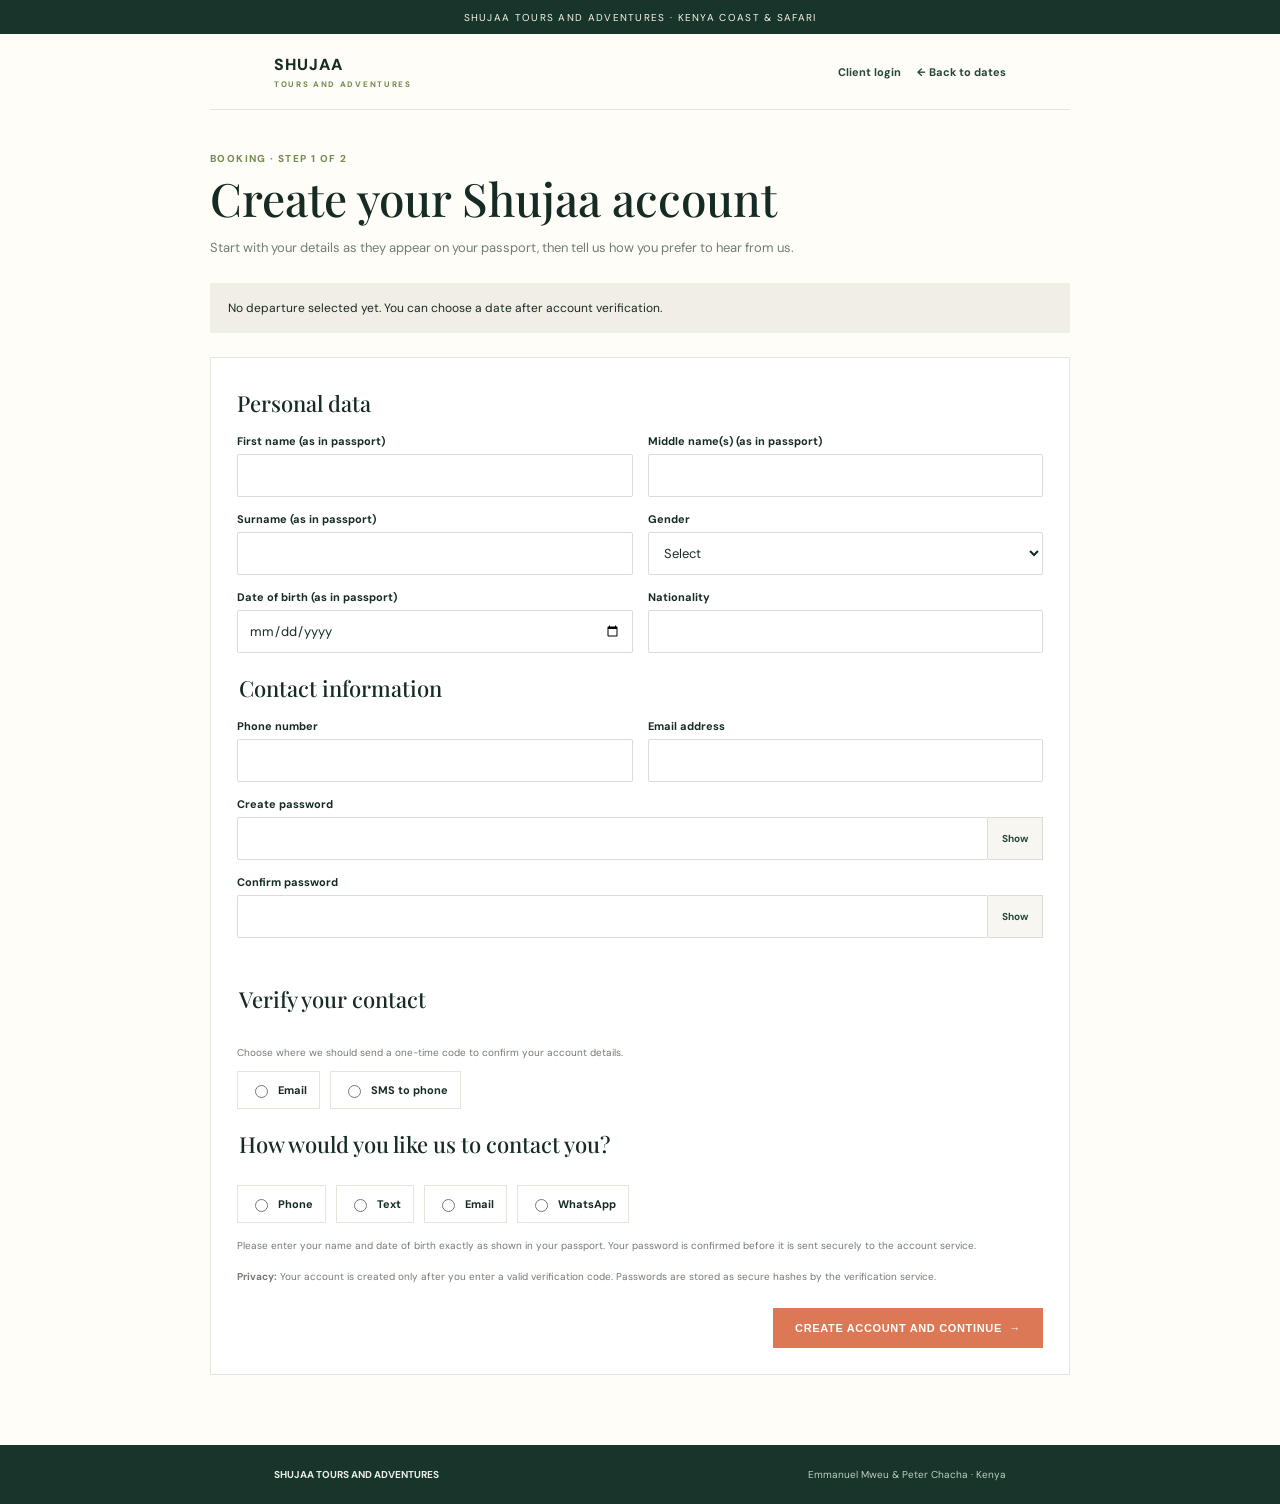
<file: shujaa-pages-upload/account.html>
<!doctype html><html lang="en"><head><meta charset="utf-8"><meta name="viewport" content="width=device-width,initial-scale=1"><meta name="theme-color" content="#fffdf7"><title>Create your account | Shujaa Tours And Adventures</title><link rel="preconnect" href="https://fonts.googleapis.com"><link href="https://fonts.googleapis.com/css2?family=DM+Sans:wght@400;500;600;700;800&family=Playfair+Display:wght@500;600&display=swap" rel="stylesheet"><style>
:root{--ink:#172b25;--green:#24473a;--moss:#758b54;--cream:#fffdf7;--coral:#dc7855;--muted:#727c73;--line:#e7e4dc}*{box-sizing:border-box}body{margin:0;background:var(--cream);color:var(--ink);font-family:'DM Sans',sans-serif}.top{height:34px;background:#18352b;color:#f8f4e9;display:flex;justify-content:center;align-items:center;font-size:10px;letter-spacing:.13em;text-transform:uppercase}.shell{max-width:860px;margin:auto;padding:0 5%}.nav{height:76px;border-bottom:1px solid var(--line);display:flex;align-items:center;justify-content:space-between}.brand{font-size:16px;font-weight:800;letter-spacing:.06em;color:var(--ink);text-decoration:none}.brand small{display:block;font-size:8px;letter-spacing:.21em;color:var(--moss);margin-top:4px}.back{font-size:11px;font-weight:700;color:var(--green);text-decoration:none}.main{padding:42px 0 70px}.eyebrow{font-size:10px;color:var(--moss);font-weight:800;letter-spacing:.14em;text-transform:uppercase}.main h1{font:500 clamp(32px,5vw,46px)/1.1 'Playfair Display',serif;margin:8px 0}.intro{font-size:13px;line-height:1.7;color:var(--muted);max-width:630px}.trip{background:#f1eee5;padding:15px 18px;margin:24px 0;font-size:12px;line-height:1.7}.trip strong{color:var(--green)}form{background:#fff;border:1px solid var(--line);padding:26px}.group-title{font:500 22px 'Playfair Display',serif;margin:4px 0 16px}.fields{display:grid;grid-template-columns:repeat(2,minmax(0,1fr));gap:15px}.field{display:flex;flex-direction:column;gap:6px}.field.full{grid-column:1/-1}label,.legend{font-size:11px;font-weight:700}.field input,.field select{height:43px;border:1px solid #d9ddd5;padding:0 11px;background:#fff;color:var(--ink);font:13px 'DM Sans',sans-serif;border-radius:2px}.field input:focus,.field select:focus{outline:2px solid #cdd8c6;border-color:var(--green)}.password-control{display:flex}.password-control input{flex:1;min-width:0}.password-toggle{border:1px solid #d9ddd5;border-left:0;background:#f7f6f1;color:var(--green);padding:0 14px;font:700 10px 'DM Sans',sans-serif;cursor:pointer}.password-toggle:hover{background:#ecefe8}.card{background:#fff;border:1px solid var(--line);padding:24px;margin-top:20px}.secondary{background:transparent;border:0;color:var(--green);padding:12px 8px;font-size:10px;font-weight:800;cursor:pointer;text-decoration:none}.actions{display:flex;flex-wrap:wrap;justify-content:flex-end;gap:10px;margin-top:18px}.password-error{font-size:10px;color:#a43d2c;line-height:1.4;margin:6px 0 0;min-height:14px}.fieldset{border:0;padding:0;margin:20px 0 0}.choices{display:flex;flex-wrap:wrap;gap:10px;margin-top:10px}.choice{border:1px solid var(--line);padding:10px 12px;display:flex;gap:7px;align-items:center;font-size:11px;cursor:pointer}.choice input{accent-color:var(--green)}.hint{font-size:10px;color:var(--muted);line-height:1.6;margin-top:15px}.actions{display:flex;justify-content:flex-end;margin-top:23px}.primary{background:var(--coral);border:0;color:white;padding:14px 22px;font-size:11px;font-weight:800;letter-spacing:.06em;cursor:pointer}.primary:hover{background:#c86646}.error{color:#a43d2c;font-size:11px;margin-top:12px;display:none}.footer{background:#18352b;color:#e9eee7;padding:23px 0;font-size:10px}.foot{display:flex;justify-content:space-between;gap:15px;align-items:center}.foot span{color:#c0cec0}@media(max-width:600px){.fields{grid-template-columns:1fr}form{padding:19px}.field.full{grid-column:auto}.main{padding-top:30px}.foot{flex-direction:column;align-items:flex-start}}
</style></head><body><div class="top">Shujaa Tours And Adventures · Kenya coast & safari</div><header class="shell nav"><a class="brand" href="index.html">SHUJAA <small>TOURS AND ADVENTURES</small></a><div style="display:flex;gap:16px;align-items:center"><a class="back" href="login.html">Client login</a><a class="back" href="index.html#departures">← Back to dates</a></div></header><main class="shell main"><div class="eyebrow">Booking · Step 1 of 2</div><h1>Create your Shujaa account</h1><p class="intro">Start with your details as they appear on your passport, then tell us how you prefer to hear from us.</p><div class="trip" id="trip-summary">Your selected departure and seasonal fare will appear here.</div><form id="account-form"><h2 class="group-title">Personal data</h2><div class="fields"><div class="field"><label for="first">First name (as in passport)</label><input id="first" name="firstName" autocomplete="given-name" required></div><div class="field"><label for="middle">Middle name(s) (as in passport)</label><input id="middle" name="middleName" autocomplete="additional-name"></div><div class="field"><label for="surname">Surname (as in passport)</label><input id="surname" name="surname" autocomplete="family-name" required></div><div class="field"><label for="gender">Gender</label><select id="gender" name="gender" required><option value="">Select</option><option>Female</option><option>Male</option><option>Other</option><option>Prefer not to say</option></select></div><div class="field"><label for="dob">Date of birth (as in passport)</label><input id="dob" name="dateOfBirth" type="date" required></div><div class="field"><label for="nationality">Nationality</label><input id="nationality" name="nationality" autocomplete="country-name" required></div></div><fieldset class="fieldset"><legend class="group-title">Contact information</legend><div class="fields"><div class="field"><label for="phone">Phone number</label><input id="phone" name="phone" type="tel" autocomplete="tel" required></div><div class="field"><label for="email">Email address</label><input id="email" name="email" type="email" autocomplete="email" required></div><div class="field full"><label for="password">Create password</label><div class="password-control"><input id="password" name="password" type="password" autocomplete="new-password" minlength="8" required><button class="password-toggle" type="button" data-password-toggle="password" aria-controls="password" aria-pressed="false">Show</button></div></div><div class="field full"><label for="confirm">Confirm password</label><div class="password-control"><input id="confirm" name="confirmPassword" type="password" autocomplete="new-password" minlength="8" required><button class="password-toggle" type="button" data-password-toggle="confirm" aria-controls="confirm" aria-pressed="false">Show</button></div><p class="password-error" id="password-error" role="alert" aria-live="polite"></p></div></div></fieldset><fieldset class="fieldset"><legend class="group-title">Verify your contact</legend><p class="hint">Choose where we should send a one-time code to confirm your account details.</p><div class="choices"><label class="choice"><input type="radio" name="verificationChannel" value="email" required> Email</label><label class="choice"><input type="radio" name="verificationChannel" value="sms"> SMS to phone</label></div></fieldset><fieldset class="fieldset"><legend class="group-title">How would you like us to contact you?</legend><div class="choices"><label class="choice"><input type="radio" name="contactMethod" value="Phone call" required> Phone</label><label class="choice"><input type="radio" name="contactMethod" value="Text message"> Text</label><label class="choice"><input type="radio" name="contactMethod" value="Email"> Email</label><label class="choice"><input type="radio" name="contactMethod" value="WhatsApp"> WhatsApp</label></div></fieldset><p class="hint">Please enter your name and date of birth exactly as shown in your passport. Your password is confirmed before it is sent securely to the account service.</p><p class="hint"><strong>Privacy:</strong> Your account is created only after you enter a valid verification code. Passwords are stored as secure hashes by the verification service.</p><p class="error" id="form-error" role="alert"></p><div class="actions"><button class="primary" type="submit">CREATE ACCOUNT AND CONTINUE&nbsp; →</button></div></form><section class="card" id="verification-panel" hidden aria-live="polite"><h2 class="group-title" id="verification-title">Verify your contact</h2><p class="hint" id="verification-message">Enter the six-digit code we sent you.</p><div class="field"><label for="verification-code">Verification code</label><input id="verification-code" inputmode="numeric" autocomplete="one-time-code" maxlength="6" pattern="[0-9]{6}" aria-describedby="verification-status"></div><p class="error" id="verification-status" role="alert"></p><div class="actions"><button class="primary" id="verify-code" type="button">VERIFY CODE</button><button class="secondary" id="resend-code" type="button">SEND A NEW CODE</button></div></section><section class="card" id="registration-success" hidden aria-live="polite"><h2 class="group-title">Your account is verified</h2><p class="hint">Share your personal invite link with friends who may want to join a Shujaa trip.</p><div class="field"><label for="invite-link">Your invite link</label><input id="invite-link" readonly></div><div class="actions"><button class="secondary" id="copy-invite" type="button">COPY LINK</button><a class="secondary" id="share-invite" target="_blank" rel="noopener">SHARE ON WHATSAPP ↗</a><button class="primary" id="continue-booking" type="button">CONTINUE TO BOOKING&nbsp; →</button></div></section></main><footer class="footer"><div class="shell foot"><strong>SHUJAA TOURS AND ADVENTURES</strong><span>Emmanuel Mweu & Peter Chacha · Kenya</span></div></footer><script>
const params=new URLSearchParams(location.search),booking={date:params.get('date')||'',price:params.get('price')||'',window:params.get('window')||''},referral=params.get('ref')||'';
document.getElementById('trip-summary').textContent=booking.date?'Selected arrival: '+booking.date+' · '+booking.window+' · seasonal fare: '+booking.price+' per person · meet at City Blue Creekside Hotel, Mombasa.':'No departure selected yet. You can choose a date after account verification.';
document.querySelectorAll('[data-password-toggle]').forEach(button=>button.addEventListener('click',()=>{const input=document.getElementById(button.dataset.passwordToggle),show=input.type==='password';input.type=show?'text':'password';button.textContent=show?'Hide':'Show';button.setAttribute('aria-pressed',String(show));button.setAttribute('aria-label',(show?'Hide ':'Show ')+input.labels[0].textContent.toLowerCase())}));
const form=document.getElementById('account-form'),passwordInput=document.getElementById('password'),confirmInput=document.getElementById('confirm'),passwordError=document.getElementById('password-error'),verificationPanel=document.getElementById('verification-panel'),verificationStatus=document.getElementById('verification-status');let challengeId='',registrationData=null;
function checkPasswordMatch(){const mismatch=confirmInput.value.length>0&&passwordInput.value!==confirmInput.value;confirmInput.setCustomValidity(mismatch?'Passwords do not match. Please correct the confirmation password.':'');confirmInput.setAttribute('aria-invalid',String(mismatch));passwordError.textContent=mismatch?'Passwords do not match. Please correct the confirmation password.':''}passwordInput.addEventListener('input',checkPasswordMatch);confirmInput.addEventListener('input',checkPasswordMatch);
async function api(url,data){const response=await fetch(url,{method:'POST',headers:{'Content-Type':'application/json','Accept':'application/json'},body:JSON.stringify(data)});let result={};try{result=await response.json()}catch{}if(!response.ok)throw new Error(result.error||'The verification service could not complete your request.');return result}
form.addEventListener('submit',async e=>{e.preventDefault();const error=document.getElementById('form-error');error.style.display='none';checkPasswordMatch();if(!form.reportValidity())return;registrationData=Object.fromEntries(new FormData(form));registrationData.referralCode=referral;const button=form.querySelector('[type="submit"]');button.disabled=true;button.textContent='SENDING CODE…';try{const result=await api('/api/verification/send-code',registrationData);challengeId=result.challengeId;document.getElementById('verification-message').textContent='A six-digit code was sent to '+result.destination+'. It expires in 10 minutes.';form.hidden=true;verificationPanel.hidden=false;document.getElementById('verification-code').focus()}catch(err){error.textContent=err.message.includes('Failed to fetch')?'Verification is not configured yet. Please contact Shujaa Tours while the secure email/SMS service is being connected.':err.message;error.style.display='block'}finally{button.disabled=false;button.textContent='CREATE ACCOUNT AND CONTINUE  →'}});
document.getElementById('verify-code').addEventListener('click',async()=>{verificationStatus.style.display='none';const code=document.getElementById('verification-code').value.trim();if(!/^\d{6}$/.test(code)){verificationStatus.textContent='Enter the six-digit code.';verificationStatus.style.display='block';return}const button=document.getElementById('verify-code');button.disabled=true;button.textContent='VERIFYING…';try{const result=await api('/api/verification/verify-code',{challengeId,code});const safeAccount={firstName:registrationData.firstName,middleName:registrationData.middleName,surname:registrationData.surname,email:registrationData.email,phone:registrationData.phone};sessionStorage.setItem('shujaaBooking',JSON.stringify({...booking,account:safeAccount,referralCode:result.referralCode}));const invite=new URL('index.html',location.href);invite.searchParams.set('ref',result.referralCode);invite.hash='departures';const inviteLink=invite.href;document.getElementById('invite-link').value=inviteLink;document.getElementById('share-invite').href='https://wa.me/?text='+encodeURIComponent('Join me on a Kenya coast and safari trip with Shujaa Tours And Adventures: '+inviteLink);form.hidden=true;verificationPanel.hidden=true;document.getElementById('registration-success').hidden=false;document.getElementById('continue-booking').onclick=()=>location.href='booking-details.html'+location.search;document.getElementById('copy-invite').onclick=async()=>{try{await navigator.clipboard.writeText(inviteLink);document.getElementById('copy-invite').textContent='COPIED'}catch{document.getElementById('invite-link').select();document.execCommand('copy')}}}catch(err){verificationStatus.textContent=err.message;verificationStatus.style.display='block'}finally{button.disabled=false;button.textContent='VERIFY CODE'}});
document.getElementById('resend-code').addEventListener('click',async()=>{if(!registrationData)return;const button=document.getElementById('resend-code');button.disabled=true;try{const result=await api('/api/verification/send-code',registrationData);challengeId=result.challengeId;document.getElementById('verification-message').textContent='A new six-digit code was sent to '+result.destination+'. It expires in 10 minutes.';verificationStatus.textContent='New code sent.';verificationStatus.style.display='block'}catch(err){verificationStatus.textContent=err.message;verificationStatus.style.display='block'}finally{button.disabled=false}});
</script></body></html>
</file>
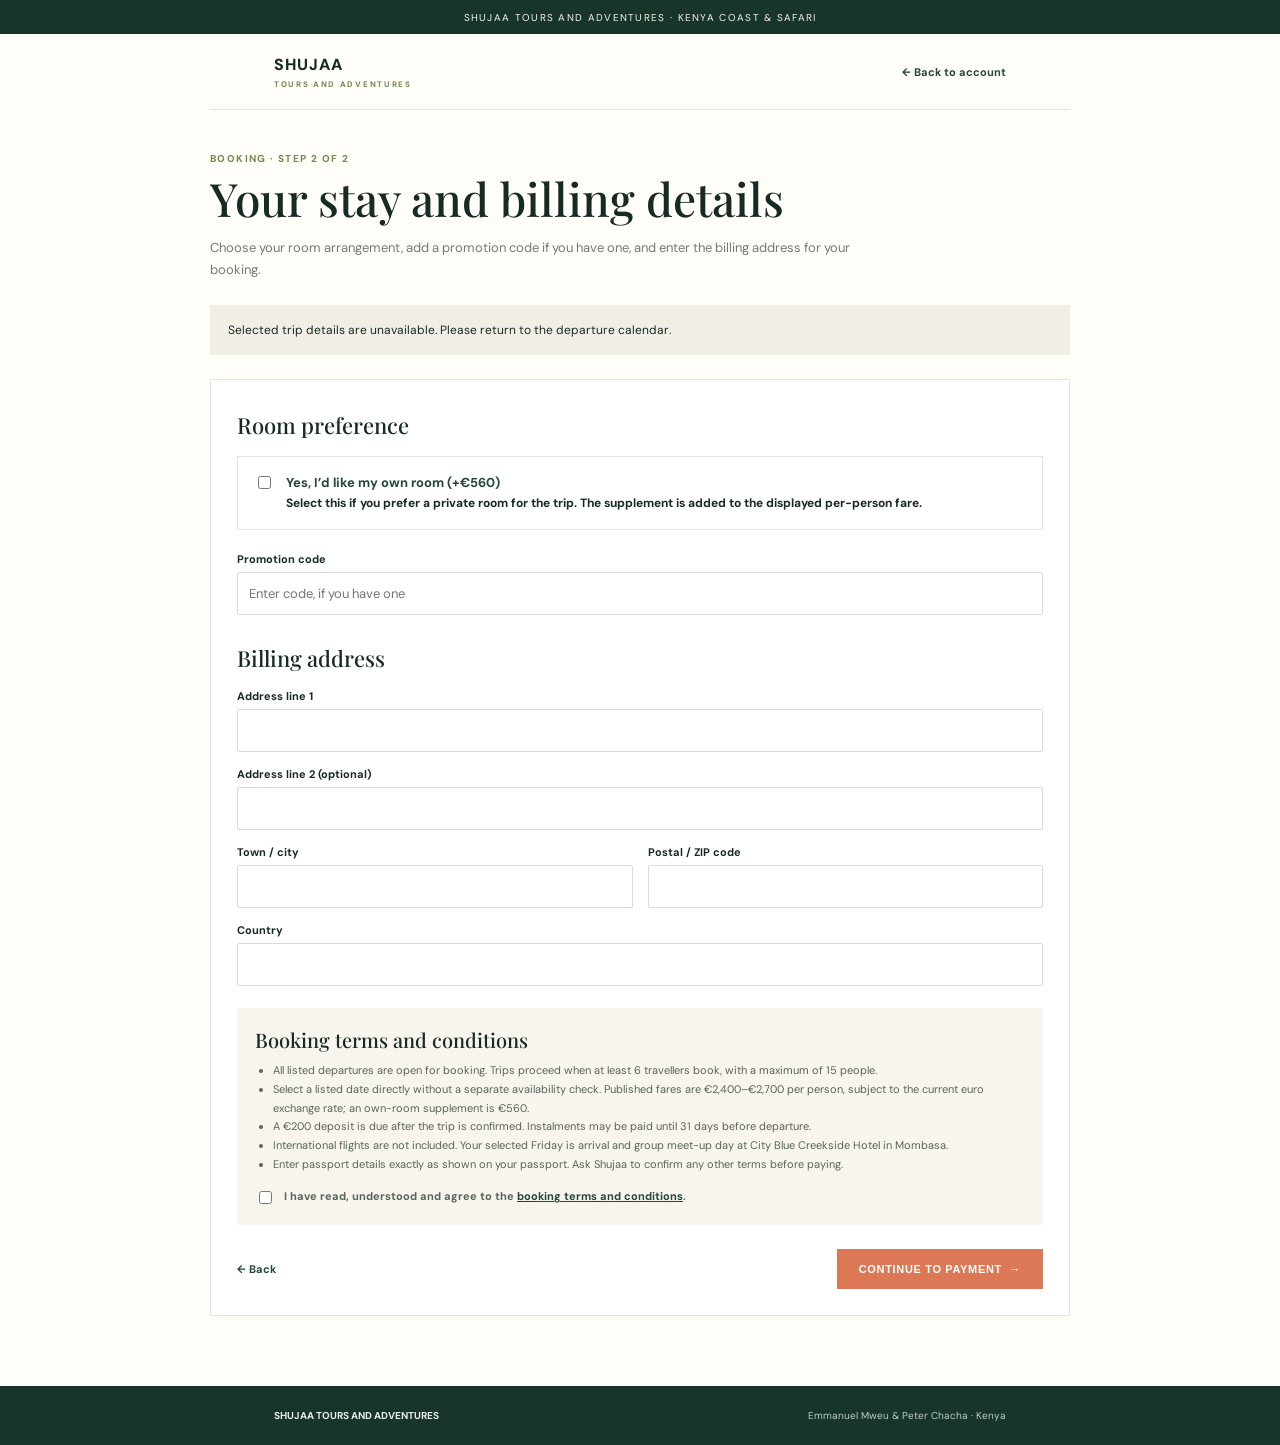
<file: shujaa-pages-upload/booking-details.html>
<!doctype html><html lang="en"><head><meta charset="utf-8"><meta name="viewport" content="width=device-width,initial-scale=1"><meta name="theme-color" content="#fffdf7"><title>Booking details | Shujaa Tours And Adventures</title><link rel="preconnect" href="https://fonts.googleapis.com"><link href="https://fonts.googleapis.com/css2?family=DM+Sans:wght@400;500;600;700;800&family=Playfair+Display:wght@500;600&display=swap" rel="stylesheet"><style>
:root{--ink:#172b25;--green:#24473a;--moss:#758b54;--cream:#fffdf7;--coral:#dc7855;--muted:#727c73;--line:#e7e4dc}*{box-sizing:border-box}body{margin:0;background:var(--cream);color:var(--ink);font-family:'DM Sans',sans-serif}.top{height:34px;background:#18352b;color:#f8f4e9;display:flex;justify-content:center;align-items:center;font-size:10px;letter-spacing:.13em;text-transform:uppercase}.shell{max-width:860px;margin:auto;padding:0 5%}.nav{height:76px;border-bottom:1px solid var(--line);display:flex;align-items:center;justify-content:space-between}.brand{font-size:16px;font-weight:800;letter-spacing:.06em;color:var(--ink);text-decoration:none}.brand small{display:block;font-size:8px;letter-spacing:.21em;color:var(--moss);margin-top:4px}.back{font-size:11px;font-weight:700;color:var(--green);text-decoration:none}.main{padding:42px 0 70px}.eyebrow{font-size:10px;color:var(--moss);font-weight:800;letter-spacing:.14em;text-transform:uppercase}.main h1{font:500 clamp(32px,5vw,46px)/1.1 'Playfair Display',serif;margin:8px 0}.intro{font-size:13px;line-height:1.7;color:var(--muted);max-width:650px}.trip{background:#f1eee5;padding:15px 18px;margin:24px 0;font-size:12px;line-height:1.7}.trip strong{color:var(--green)}form{background:#fff;border:1px solid var(--line);padding:26px;margin-top:20px}.group-title{font:500 22px 'Playfair Display',serif;margin:4px 0 16px}.fields{display:grid;grid-template-columns:repeat(2,minmax(0,1fr));gap:15px}.field{display:flex;flex-direction:column;gap:6px}.field.full{grid-column:1/-1}label,.legend{font-size:11px;font-weight:700}.field input,.field select{height:43px;border:1px solid #d9ddd5;padding:0 11px;background:#fff;color:var(--ink);font:13px 'DM Sans',sans-serif;border-radius:2px}.room{border:1px solid var(--line);padding:16px;display:flex;gap:12px;align-items:flex-start;font-size:12px;line-height:1.6}.room input,.agree input{accent-color:var(--green);margin-top:3px}.room strong{display:block;color:var(--green);font-size:13px}.terms{background:#f7f5ee;padding:18px;margin-top:22px;font-size:11px;line-height:1.7;color:#58645b}.terms h2{font:500 20px 'Playfair Display',serif;color:var(--ink);margin:0 0 8px}.terms ul{padding-left:18px;margin:8px 0}.agree{display:flex;gap:9px;align-items:flex-start;margin-top:15px;font-size:11px;line-height:1.5}.agree a{color:var(--green);font-weight:700}.actions{display:flex;justify-content:space-between;align-items:center;gap:12px;margin-top:24px}.primary{background:var(--coral);border:0;color:white;padding:14px 22px;font-size:11px;font-weight:800;letter-spacing:.06em;cursor:pointer;text-decoration:none;display:inline-block}.primary:hover{background:#c86646}.secondary{font-size:11px;font-weight:700;color:var(--green);text-decoration:none}.error{color:#a43d2c;font-size:11px;margin-top:12px;display:none}.footer{background:#18352b;color:#e9eee7;padding:23px 0;font-size:10px}.foot{display:flex;justify-content:space-between;gap:15px;align-items:center}.foot span{color:#c0cec0}@media(max-width:600px){.fields{grid-template-columns:1fr}.field.full{grid-column:auto}form{padding:19px}.main{padding-top:30px}.actions{align-items:stretch;flex-direction:column}.primary{text-align:center}.foot{flex-direction:column;align-items:flex-start}}
</style></head><body><div class="top">Shujaa Tours And Adventures · Kenya coast & safari</div><header class="shell nav"><a class="brand" href="index.html">SHUJAA <small>TOURS AND ADVENTURES</small></a><a class="back" href="account.html" id="back-link">← Back to account</a></header><main class="shell main"><div class="eyebrow">Booking · Step 2 of 2</div><h1>Your stay and billing details</h1><p class="intro">Choose your room arrangement, add a promotion code if you have one, and enter the billing address for your booking.</p><div class="trip" id="trip-summary"></div><form id="details-form"><h2 class="group-title">Room preference</h2><label class="room"><input type="checkbox" id="single-room"><span><strong>Yes, I’d like my own room (+€560)</strong>Select this if you prefer a private room for the trip. The supplement is added to the displayed per-person fare.</span></label><div class="fields" style="margin-top:22px"><div class="field full"><label for="promo">Promotion code</label><input id="promo" name="promo" autocomplete="off" placeholder="Enter code, if you have one"></div></div><h2 class="group-title" style="margin-top:28px">Billing address</h2><div class="fields"><div class="field full"><label for="address1">Address line 1</label><input id="address1" name="address1" autocomplete="address-line1" required></div><div class="field full"><label for="address2">Address line 2 (optional)</label><input id="address2" name="address2" autocomplete="address-line2"></div><div class="field"><label for="city">Town / city</label><input id="city" name="city" autocomplete="address-level2" required></div><div class="field"><label for="postal">Postal / ZIP code</label><input id="postal" name="postalCode" autocomplete="postal-code" required></div><div class="field full"><label for="country">Country</label><input id="country" name="country" autocomplete="country-name" required></div></div><section class="terms" id="booking-terms"><h2>Booking terms and conditions</h2><ul><li>All listed departures are open for booking. Trips proceed when at least 6 travellers book, with a maximum of 15 people.</li><li>Select a listed date directly without a separate availability check. Published fares are €2,400–€2,700 per person, subject to the current euro exchange rate; an own-room supplement is €560.</li><li>A €200 deposit is due after the trip is confirmed. Instalments may be paid until 31 days before departure.</li><li>International flights are not included. Your selected Friday is arrival and group meet-up day at City Blue Creekside Hotel in Mombasa.</li><li>Enter passport details exactly as shown on your passport. Ask Shujaa to confirm any other terms before paying.</li></ul><label class="agree"><input type="checkbox" id="agree" required><span>I have read, understood and agree to the <a href="#booking-terms" onclick="return false">booking terms and conditions</a>.</span></label></section><p class="error" id="form-error" role="alert"></p><div class="actions"><a class="secondary" id="back-link-bottom" href="account.html">← Back</a><button class="primary" type="submit">CONTINUE TO PAYMENT&nbsp; →</button></div></form></main><footer class="footer"><div class="shell foot"><strong>SHUJAA TOURS AND ADVENTURES</strong><span>Emmanuel Mweu & Peter Chacha · Kenya</span></div></footer><script>
const params=new URLSearchParams(location.search),query=location.search,session=JSON.parse(sessionStorage.getItem('shujaaBooking')||'{}'),date=params.get('date')||session.date||'',price=params.get('price')||session.price||'',windowName=params.get('window')||session.window||'';document.getElementById('trip-summary').textContent=date?'Selected arrival: '+date+' · '+windowName+' · seasonal fare: '+price+' per person · City Blue Creekside Hotel, Mombasa.':'Selected trip details are unavailable. Please return to the departure calendar.';document.getElementById('back-link').href='account.html'+query;document.getElementById('back-link-bottom').href='account.html'+query;document.getElementById('details-form').addEventListener('submit',e=>{e.preventDefault();const booking=JSON.parse(sessionStorage.getItem('shujaaBooking')||'{}');booking.room=document.getElementById('single-room').checked?'Own room (+€560)':'Shared room';booking.promo=document.getElementById('promo').value.trim();booking.billing=Object.fromEntries(new FormData(e.currentTarget));booking.agreed=true;sessionStorage.setItem('shujaaBooking',JSON.stringify(booking));location.href='booking-payment.html'+query});
</script></body></html>
</file>
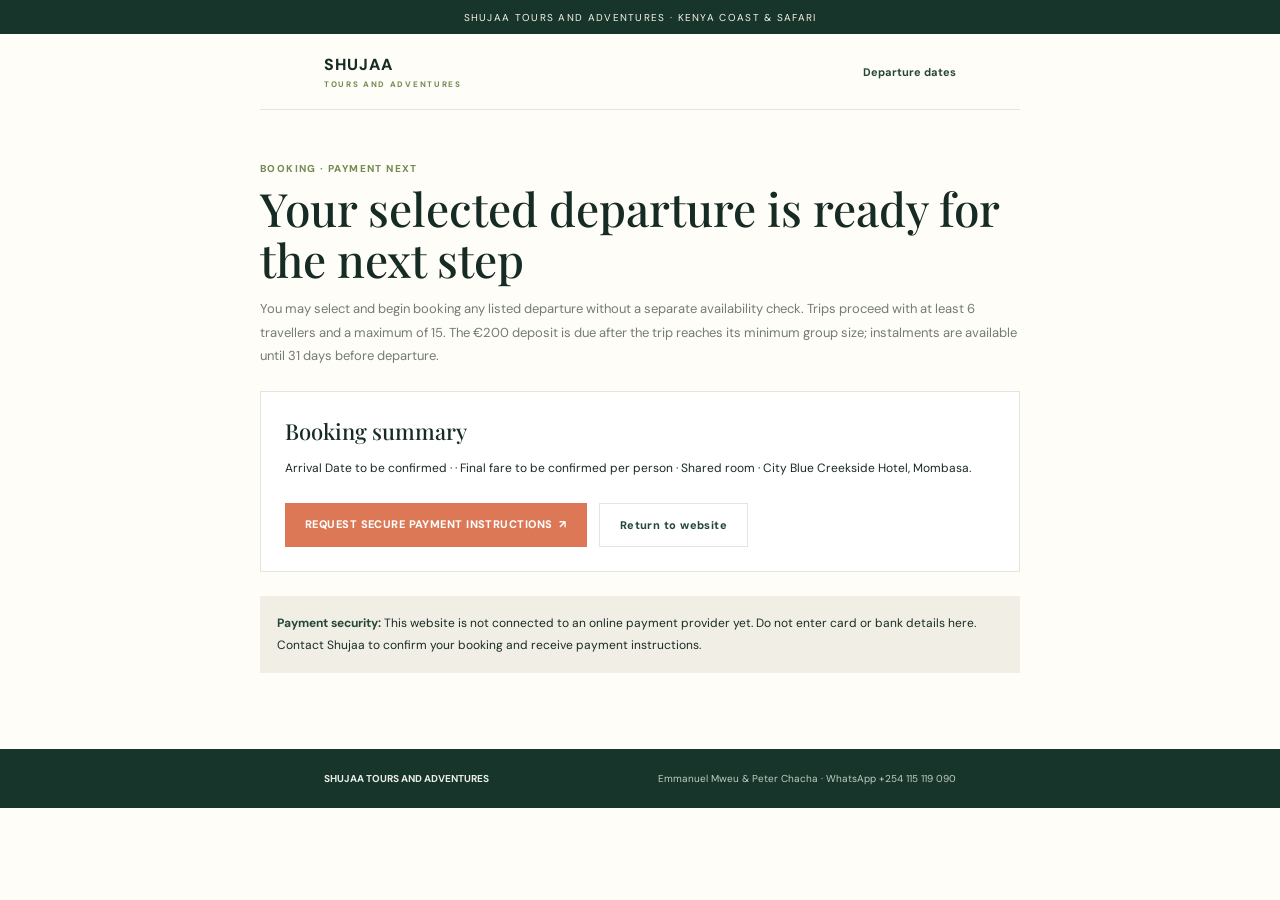
<file: shujaa-pages-upload/booking-payment.html>
<!doctype html><html lang="en"><head><meta charset="utf-8"><meta name="viewport" content="width=device-width,initial-scale=1"><meta name="theme-color" content="#fffdf7"><title>Payment next | Shujaa Tours And Adventures</title><link rel="preconnect" href="https://fonts.googleapis.com"><link href="https://fonts.googleapis.com/css2?family=DM+Sans:wght@400;500;600;700;800&family=Playfair+Display:wght@500;600&display=swap" rel="stylesheet"><style>
:root{--ink:#172b25;--green:#24473a;--moss:#758b54;--cream:#fffdf7;--coral:#dc7855;--muted:#727c73;--line:#e7e4dc}*{box-sizing:border-box}body{margin:0;background:var(--cream);color:var(--ink);font-family:'DM Sans',sans-serif}.top{height:34px;background:#18352b;color:#f8f4e9;display:flex;justify-content:center;align-items:center;font-size:10px;letter-spacing:.13em;text-transform:uppercase}.shell{max-width:760px;margin:auto;padding:0 5%}.nav{height:76px;border-bottom:1px solid var(--line);display:flex;align-items:center;justify-content:space-between}.brand{font-size:16px;font-weight:800;letter-spacing:.06em;color:var(--ink);text-decoration:none}.brand small{display:block;font-size:8px;letter-spacing:.21em;color:var(--moss);margin-top:4px}.main{padding:52px 0 76px}.eyebrow{font-size:10px;color:var(--moss);font-weight:800;letter-spacing:.14em;text-transform:uppercase}.main h1{font:500 clamp(32px,5vw,46px)/1.1 'Playfair Display',serif;margin:8px 0}.intro{font-size:13px;line-height:1.8;color:var(--muted)}.card{background:#fff;border:1px solid var(--line);padding:24px;margin:24px 0}.summary{font-size:12px;line-height:1.8}.summary strong{color:var(--green)}.notice{background:#f1eee5;padding:17px;font-size:12px;line-height:1.8}.notice strong{color:var(--green)}.actions{display:flex;flex-wrap:wrap;gap:12px;margin-top:23px}.button{display:inline-block;background:var(--coral);border:0;color:white;padding:14px 20px;font-size:11px;font-weight:800;letter-spacing:.04em;text-decoration:none}.button.secondary{background:white;color:var(--green);border:1px solid var(--line)}.footer{background:#18352b;color:#e9eee7;padding:23px 0;font-size:10px}.foot{display:flex;justify-content:space-between;gap:15px;align-items:center}.foot span{color:#c0cec0}@media(max-width:600px){.card{padding:18px}.main{padding-top:34px}.foot{flex-direction:column;align-items:flex-start}}
</style></head><body><div class="top">Shujaa Tours And Adventures · Kenya coast & safari</div><header class="shell nav"><a class="brand" href="index.html">SHUJAA <small>TOURS AND ADVENTURES</small></a><a href="index.html#departures" style="color:var(--green);font-size:11px;font-weight:700;text-decoration:none">Departure dates</a></header><main class="shell main"><div class="eyebrow">Booking · Payment next</div><h1>Your selected departure is ready for the next step</h1><p class="intro">You may select and begin booking any listed departure without a separate availability check. Trips proceed with at least 6 travellers and a maximum of 15. The €200 deposit is due after the trip reaches its minimum group size; instalments are available until 31 days before departure.</p><section class="card"><h2 style="font:500 22px 'Playfair Display',serif;margin:0 0 12px">Booking summary</h2><div class="summary" id="summary">Loading your booking summary…</div><div class="actions"><a class="button" id="whatsapp-link" href="https://wa.me/254115119090" target="_blank" rel="noopener">REQUEST SECURE PAYMENT INSTRUCTIONS&nbsp; ↗</a><a class="button secondary" href="index.html#departures">Return to website</a></div></section><div class="notice"><strong>Payment security:</strong> This website is not connected to an online payment provider yet. Do not enter card or bank details here. Contact Shujaa to confirm your booking and receive payment instructions.</div></main><footer class="footer"><div class="shell foot"><strong>SHUJAA TOURS AND ADVENTURES</strong><span>Emmanuel Mweu & Peter Chacha · WhatsApp +254 115 119 090</span></div></footer><script>
const b=JSON.parse(sessionStorage.getItem('shujaaBooking')||'{}'),a=b.account||{},date=b.date||'Date to be confirmed',price=b.price||'Final fare to be confirmed',room=b.room||'Shared room',extra=b.room==='Own room (+€560)'?' · €560 supplement':'',name=[a.firstName,a.surname].filter(Boolean).join(' '),summary=document.getElementById('summary');summary.textContent=`${name?name+' · ':''}Arrival ${date} · ${b.window||''} · ${price} per person${extra} · ${room} · City Blue Creekside Hotel, Mombasa${b.promo?' · Promotion code entered: '+b.promo:''}.`;const msg=`Hello Shujaa Tours and Adventures, I’ve completed the booking form for ${date} (${b.window||'Friday arrival'}). Fare displayed: ${price} per person. Room choice: ${room}${extra}.${b.promo?' Promotion code: '+b.promo+'.':''} Please confirm availability, the final fare and how to pay the €200 deposit securely.`;document.getElementById('whatsapp-link').href='https://wa.me/254115119090?text='+encodeURIComponent(msg);
</script></body></html>
</file>
